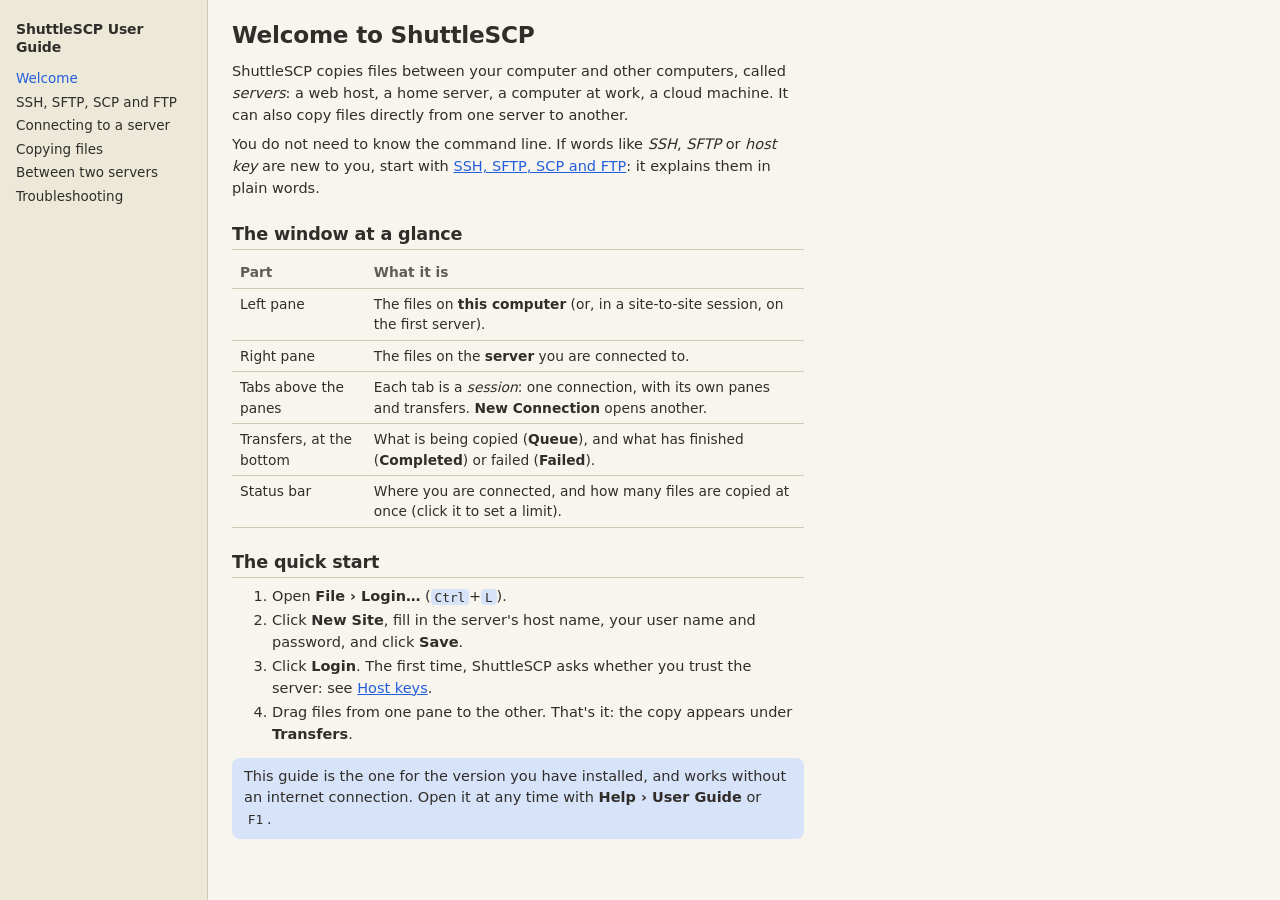
<file: docs/help/index.html>
<!DOCTYPE html>
<html lang="en">
<head>
<meta charset="utf-8">
<meta name="viewport" content="width=device-width, initial-scale=1">
<title>ShuttleSCP User Guide</title>
<link rel="stylesheet" href="style.css">
</head>
<body>
<div class="page">
<nav>
  <p class="title">ShuttleSCP User Guide</p>
  <ul>
    <li><a href="index.html" aria-current="page">Welcome</a></li>
    <li><a href="protocols.html">SSH, SFTP, SCP and FTP</a></li>
    <li><a href="connecting.html">Connecting to a server</a></li>
    <li><a href="transferring.html">Copying files</a></li>
    <li><a href="site-to-site.html">Between two servers</a></li>
    <li><a href="troubleshooting.html">Troubleshooting</a></li>
  </ul>
</nav>
<main>
<h1>Welcome to ShuttleSCP</h1>

<p>ShuttleSCP copies files between your computer and other computers, called
<em>servers</em>: a web host, a home server, a computer at work, a cloud machine. It can
also copy files directly from one server to another.</p>

<p>You do not need to know the command line. If words like <em>SSH</em>, <em>SFTP</em> or
<em>host key</em> are new to you, start with
<a href="protocols.html">SSH, SFTP, SCP and FTP</a>: it explains them in plain words.</p>

<h2>The window at a glance</h2>

<table>
  <tr><th>Part</th><th>What it is</th></tr>
  <tr><td>Left pane</td><td>The files on <strong>this computer</strong> (or, in a
    site-to-site session, on the first server).</td></tr>
  <tr><td>Right pane</td><td>The files on the <strong>server</strong> you are connected
    to.</td></tr>
  <tr><td>Tabs above the panes</td><td>Each tab is a <em>session</em>: one connection, with
    its own panes and transfers. <span class="ui">New Connection</span> opens another.</td></tr>
  <tr><td>Transfers, at the bottom</td><td>What is being copied (<span class="ui">Queue</span>),
    and what has finished (<span class="ui">Completed</span>) or failed
    (<span class="ui">Failed</span>).</td></tr>
  <tr><td>Status bar</td><td>Where you are connected, and how many files are copied at once
    (click it to set a limit).</td></tr>
</table>

<h2>The quick start</h2>

<ol>
  <li>Open <span class="ui">File › Login…</span> (<kbd>Ctrl</kbd>+<kbd>L</kbd>).</li>
  <li>Click <span class="ui">New Site</span>, fill in the server's host name, your user
    name and password, and click <span class="ui">Save</span>.</li>
  <li>Click <span class="ui">Login</span>. The first time, ShuttleSCP asks whether you trust
    the server: see <a href="connecting.html#host-keys">Host keys</a>.</li>
  <li>Drag files from one pane to the other. That's it: the copy appears under
    <span class="ui">Transfers</span>.</li>
</ol>

<p class="note">This guide is the one for the version you have installed, and works without
an internet connection. Open it at any time with <span class="ui">Help › User Guide</span>
or <kbd>F1</kbd>.</p>
</main>
</div>
</body>
</html>
</file>
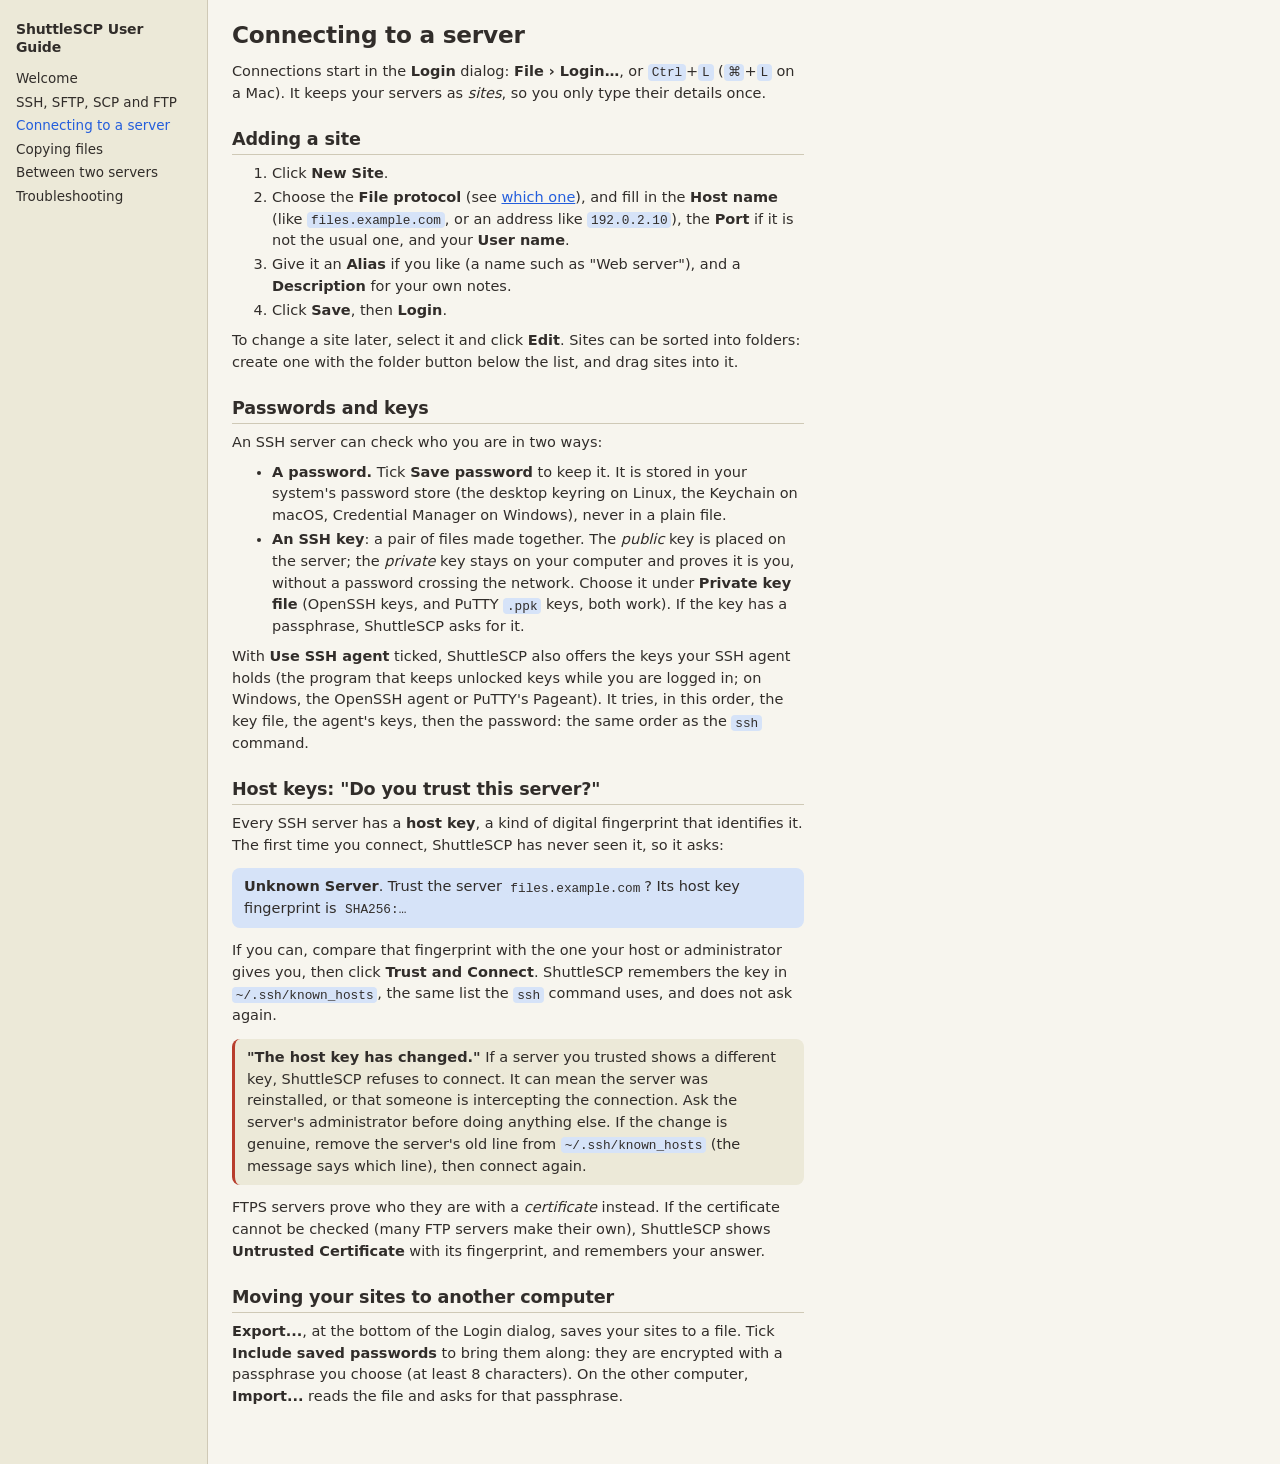
<file: docs/help/connecting.html>
<!DOCTYPE html>
<html lang="en">
<head>
<meta charset="utf-8">
<meta name="viewport" content="width=device-width, initial-scale=1">
<title>Connecting to a server · ShuttleSCP User Guide</title>
<link rel="stylesheet" href="style.css">
</head>
<body>
<div class="page">
<nav>
  <p class="title">ShuttleSCP User Guide</p>
  <ul>
    <li><a href="index.html">Welcome</a></li>
    <li><a href="protocols.html">SSH, SFTP, SCP and FTP</a></li>
    <li><a href="connecting.html" aria-current="page">Connecting to a server</a></li>
    <li><a href="transferring.html">Copying files</a></li>
    <li><a href="site-to-site.html">Between two servers</a></li>
    <li><a href="troubleshooting.html">Troubleshooting</a></li>
  </ul>
</nav>
<main>
<h1>Connecting to a server</h1>

<p>Connections start in the <span class="ui">Login</span> dialog: <span class="ui">File ›
Login…</span>, or <kbd>Ctrl</kbd>+<kbd>L</kbd> (<kbd>⌘</kbd>+<kbd>L</kbd> on a Mac). It
keeps your servers as <em>sites</em>, so you only type their details once.</p>

<h2 id="sites">Adding a site</h2>
<ol>
  <li>Click <span class="ui">New Site</span>.</li>
  <li>Choose the <span class="ui">File protocol</span> (see
    <a href="protocols.html">which one</a>), and fill in the <span class="ui">Host
    name</span> (like <code>files.example.com</code>, or an address like
    <code>192.0.2.10</code>), the <span class="ui">Port</span> if it is not the usual one,
    and your <span class="ui">User name</span>.</li>
  <li>Give it an <span class="ui">Alias</span> if you like (a name such as "Web server"),
    and a <span class="ui">Description</span> for your own notes.</li>
  <li>Click <span class="ui">Save</span>, then <span class="ui">Login</span>.</li>
</ol>
<p>To change a site later, select it and click <span class="ui">Edit</span>. Sites can be
sorted into folders: create one with the folder button below the list, and drag sites into
it.</p>

<h2 id="keys">Passwords and keys</h2>

<p>An SSH server can check who you are in two ways:</p>
<ul>
  <li><strong>A password.</strong> Tick <span class="ui">Save password</span> to keep it.
    It is stored in your system's password store (the desktop keyring on Linux, the
    Keychain on macOS, Credential Manager on Windows), never in a plain file.</li>
  <li><strong>An SSH key</strong>: a pair of files made together. The <em>public</em> key is
    placed on the server; the <em>private</em> key stays on your computer and proves it is
    you, without a password crossing the network. Choose it under <span class="ui">Private
    key file</span> (OpenSSH keys, and PuTTY <code>.ppk</code> keys, both work). If the key
    has a passphrase, ShuttleSCP asks for it.</li>
</ul>
<p>With <span class="ui">Use SSH agent</span> ticked, ShuttleSCP also offers the keys your
SSH agent holds (the program that keeps unlocked keys while you are logged in; on Windows,
the OpenSSH agent or PuTTY's Pageant). It tries, in this order, the key file, the agent's
keys, then the password: the same order as the <code>ssh</code> command.</p>

<h2 id="host-keys">Host keys: "Do you trust this server?"</h2>

<p>Every SSH server has a <strong>host key</strong>, a kind of digital fingerprint that
identifies it. The first time you connect, ShuttleSCP has never seen it, so it asks:</p>
<p class="note"><span class="ui">Unknown Server</span>. Trust the server
<code>files.example.com</code>? Its host key fingerprint is
<code>SHA256:…</code></p>
<p>If you can, compare that fingerprint with the one your host or administrator gives you,
then click <span class="ui">Trust and Connect</span>. ShuttleSCP remembers the key in
<code>~/.ssh/known_hosts</code>, the same list the <code>ssh</code> command uses, and does
not ask again.</p>

<div class="warn"><strong>"The host key has changed."</strong> If a server you trusted shows a
different key, ShuttleSCP refuses to connect. It can mean the server was reinstalled, or
that someone is intercepting the connection. Ask the server's administrator before doing
anything else. If the change is genuine, remove the server's old line from
<code>~/.ssh/known_hosts</code> (the message says which line), then connect again.</div>

<p>FTPS servers prove who they are with a <em>certificate</em> instead. If the certificate
cannot be checked (many FTP servers make their own), ShuttleSCP shows <span
class="ui">Untrusted Certificate</span> with its fingerprint, and remembers your answer.</p>

<h2 id="import-export">Moving your sites to another computer</h2>
<p><span class="ui">Export...</span>, at the bottom of the Login dialog, saves your sites to
a file. Tick <span class="ui">Include saved passwords</span> to bring them along: they are
encrypted with a passphrase you choose (at least 8 characters). On the other computer,
<span class="ui">Import...</span> reads the file and asks for that passphrase.</p>
</main>
</div>
</body>
</html>
</file>
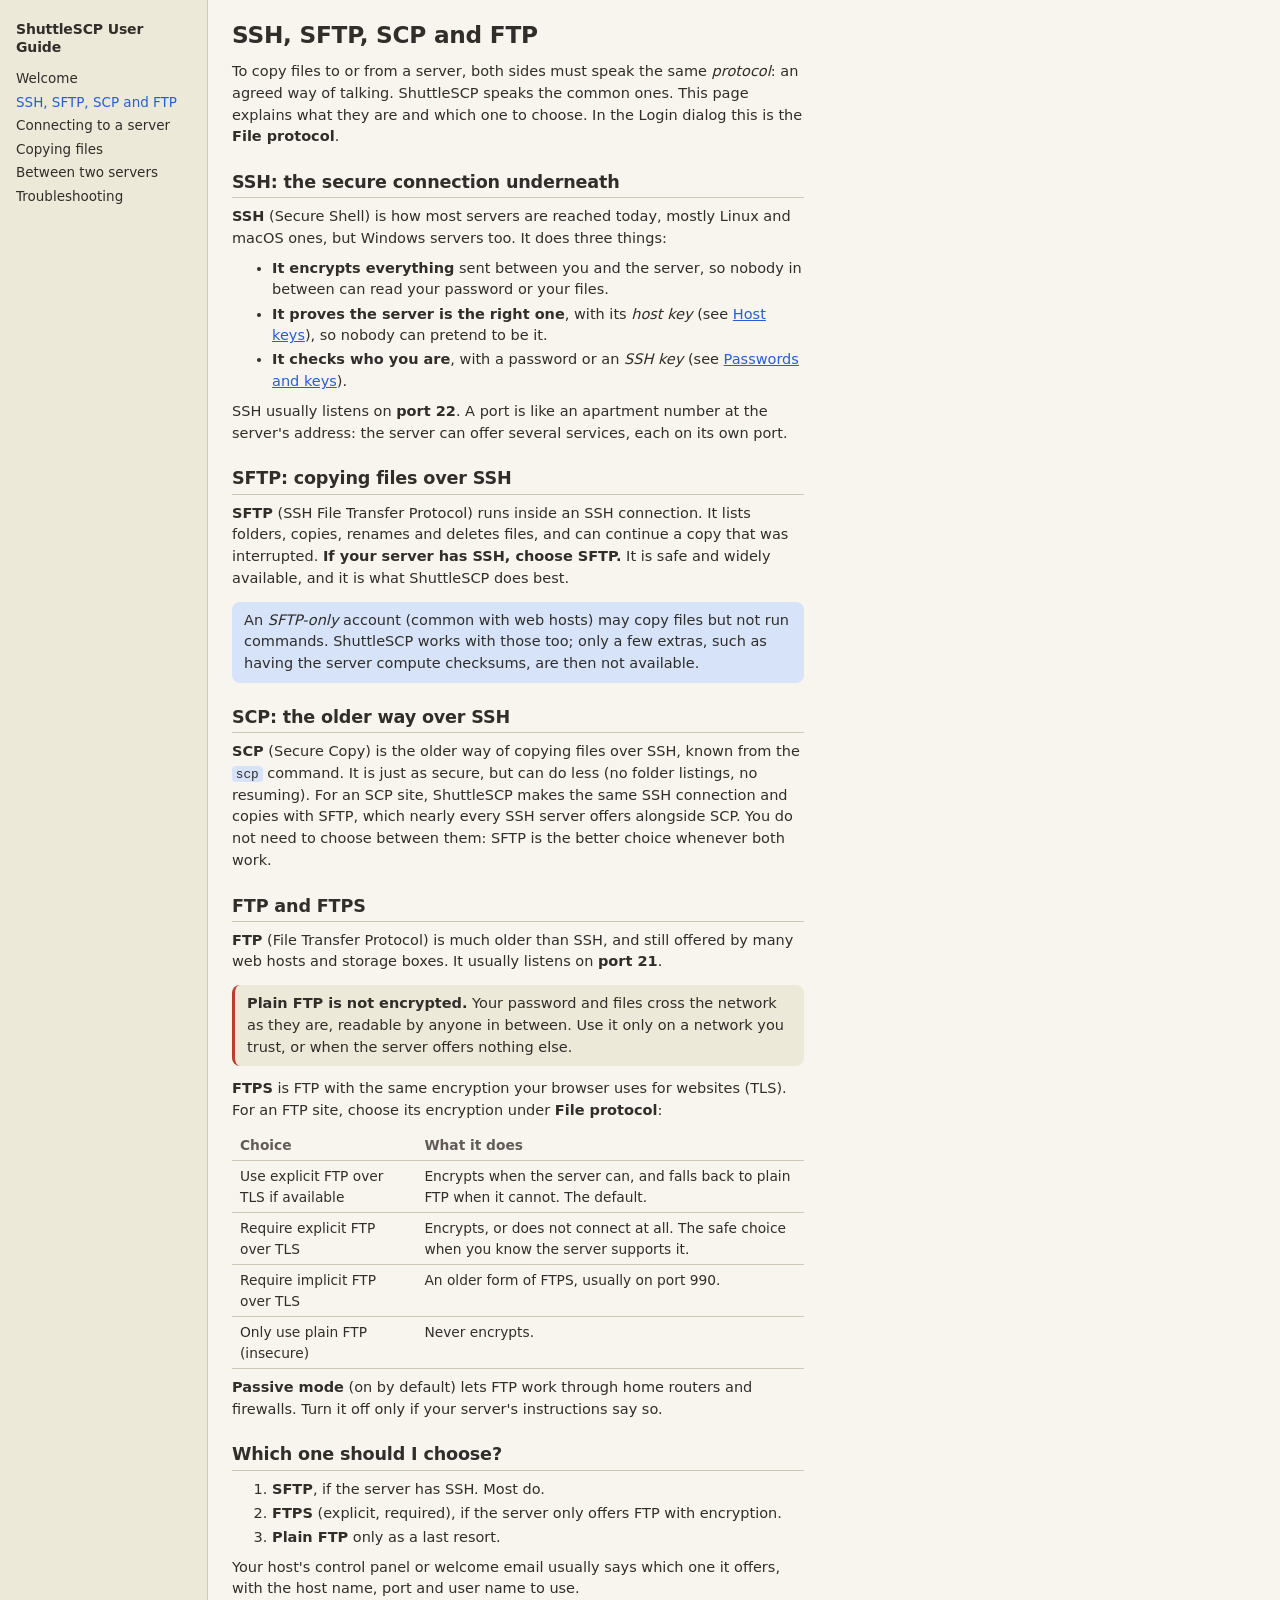
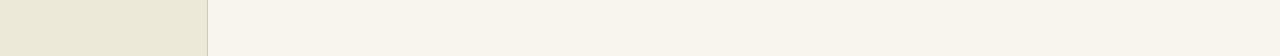
<file: docs/help/protocols.html>
<!DOCTYPE html>
<html lang="en">
<head>
<meta charset="utf-8">
<meta name="viewport" content="width=device-width, initial-scale=1">
<title>SSH, SFTP, SCP and FTP · ShuttleSCP User Guide</title>
<link rel="stylesheet" href="style.css">
</head>
<body>
<div class="page">
<nav>
  <p class="title">ShuttleSCP User Guide</p>
  <ul>
    <li><a href="index.html">Welcome</a></li>
    <li><a href="protocols.html" aria-current="page">SSH, SFTP, SCP and FTP</a></li>
    <li><a href="connecting.html">Connecting to a server</a></li>
    <li><a href="transferring.html">Copying files</a></li>
    <li><a href="site-to-site.html">Between two servers</a></li>
    <li><a href="troubleshooting.html">Troubleshooting</a></li>
  </ul>
</nav>
<main>
<h1>SSH, SFTP, SCP and FTP</h1>

<p>To copy files to or from a server, both sides must speak the same <em>protocol</em>: an
agreed way of talking. ShuttleSCP speaks the common ones. This page explains what they are
and which one to choose. In the Login dialog this is the <span class="ui">File protocol</span>.</p>

<h2>SSH: the secure connection underneath</h2>

<p><strong>SSH</strong> (Secure Shell) is how most servers are reached today, mostly Linux
and macOS ones, but Windows servers too. It does three things:</p>
<ul>
  <li><strong>It encrypts everything</strong> sent between you and the server, so nobody in
    between can read your password or your files.</li>
  <li><strong>It proves the server is the right one</strong>, with its <em>host key</em> (see
    <a href="connecting.html#host-keys">Host keys</a>), so nobody can pretend to be it.</li>
  <li><strong>It checks who you are</strong>, with a password or an <em>SSH key</em> (see
    <a href="connecting.html#keys">Passwords and keys</a>).</li>
</ul>
<p>SSH usually listens on <strong>port 22</strong>. A port is like an apartment number at
the server's address: the server can offer several services, each on its own port.</p>

<h2>SFTP: copying files over SSH</h2>

<p><strong>SFTP</strong> (SSH File Transfer Protocol) runs inside an SSH connection. It lists
folders, copies, renames and deletes files, and can continue a copy that was interrupted.
<strong>If your server has SSH, choose SFTP.</strong> It is safe and widely available, and it
is what ShuttleSCP does best.</p>

<p class="note">An <em>SFTP-only</em> account (common with web hosts) may copy files but not
run commands. ShuttleSCP works with those too; only a few extras, such as having the server
compute checksums, are then not available.</p>

<h2>SCP: the older way over SSH</h2>

<p><strong>SCP</strong> (Secure Copy) is the older way of copying files over SSH, known from
the <code>scp</code> command. It is just as secure, but can do less (no folder listings, no
resuming). For an SCP site, ShuttleSCP makes the same SSH connection and copies with SFTP,
which nearly every SSH server offers alongside SCP. You do not need to choose between them:
SFTP is the better choice whenever both work.</p>

<h2>FTP and FTPS</h2>

<p><strong>FTP</strong> (File Transfer Protocol) is much older than SSH, and still offered by
many web hosts and storage boxes. It usually listens on <strong>port 21</strong>.</p>

<div class="warn"><strong>Plain FTP is not encrypted.</strong> Your password and files cross
the network as they are, readable by anyone in between. Use it only on a network you trust,
or when the server offers nothing else.</div>

<p><strong>FTPS</strong> is FTP with the same encryption your browser uses for websites
(TLS). For an FTP site, choose its encryption under <span class="ui">File protocol</span>:</p>
<table>
  <tr><th>Choice</th><th>What it does</th></tr>
  <tr><td>Use explicit FTP over TLS if available</td><td>Encrypts when the server can, and
    falls back to plain FTP when it cannot. The default.</td></tr>
  <tr><td>Require explicit FTP over TLS</td><td>Encrypts, or does not connect at all. The
    safe choice when you know the server supports it.</td></tr>
  <tr><td>Require implicit FTP over TLS</td><td>An older form of FTPS, usually on port
    990.</td></tr>
  <tr><td>Only use plain FTP (insecure)</td><td>Never encrypts.</td></tr>
</table>
<p><span class="ui">Passive mode</span> (on by default) lets FTP work through home routers and
firewalls. Turn it off only if your server's instructions say so.</p>

<h2>Which one should I choose?</h2>
<ol>
  <li><strong>SFTP</strong>, if the server has SSH. Most do.</li>
  <li><strong>FTPS</strong> (explicit, required), if the server only offers FTP with
    encryption.</li>
  <li><strong>Plain FTP</strong> only as a last resort.</li>
</ol>
<p>Your host's control panel or welcome email usually says which one it offers, with the host
name, port and user name to use.</p>
</main>
</div>
</body>
</html>
</file>
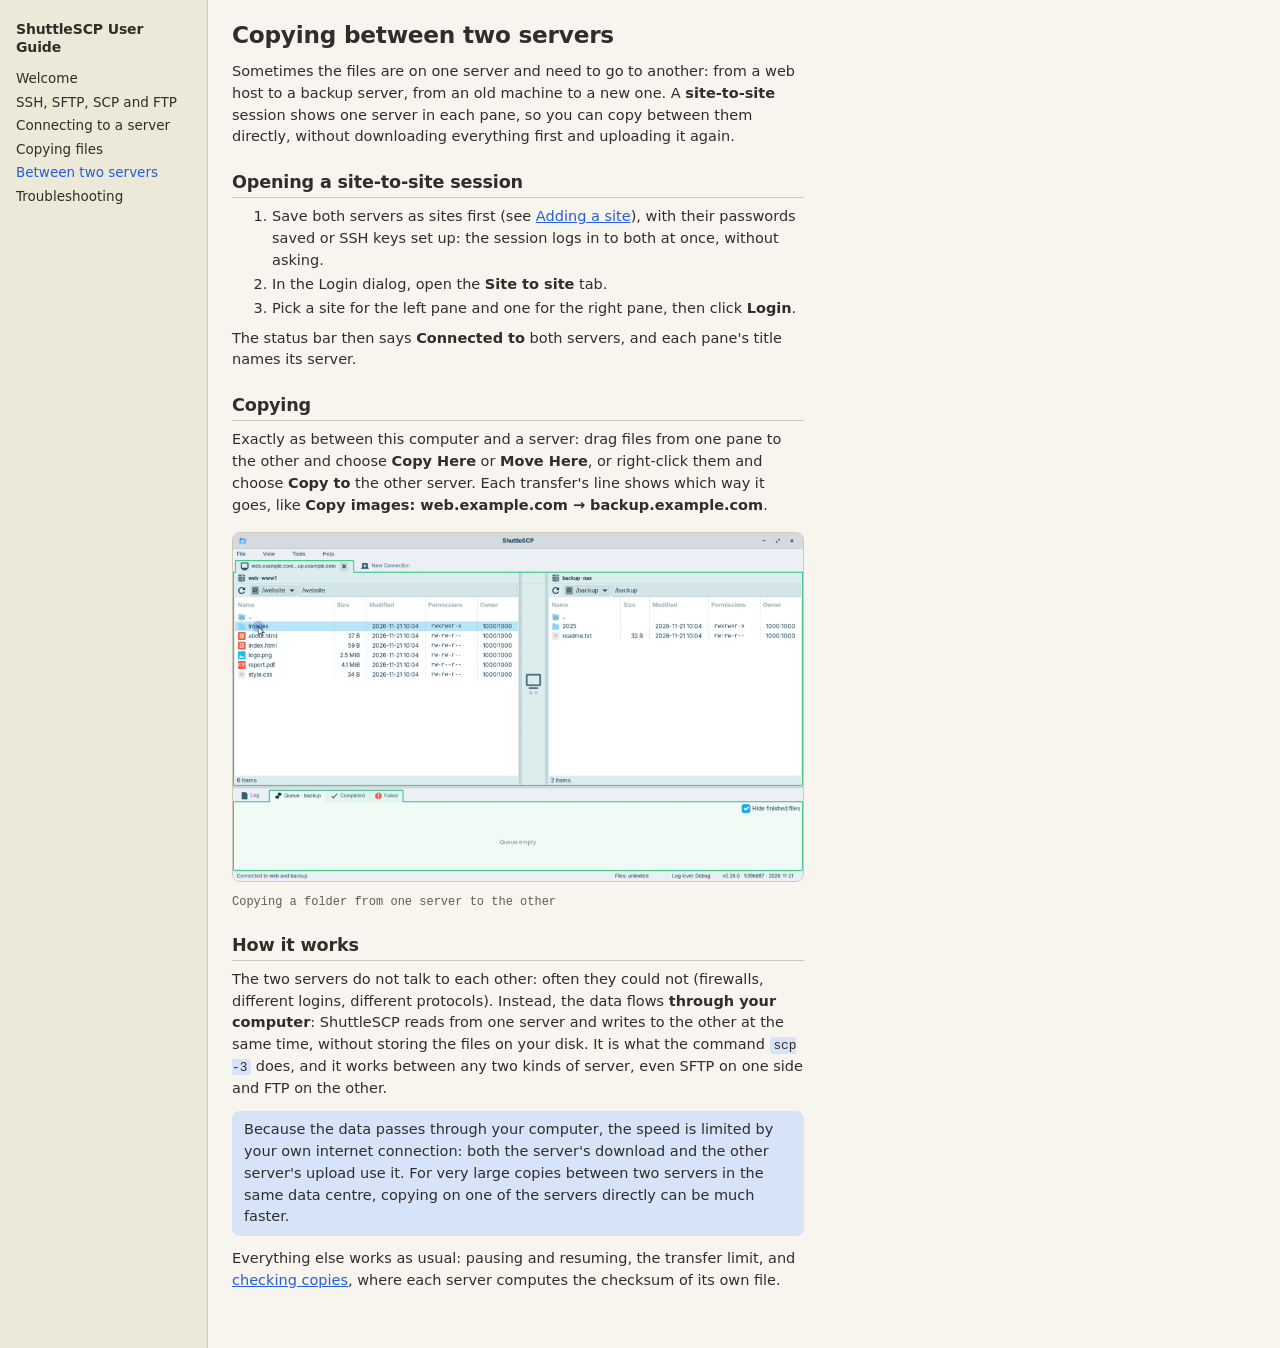
<file: docs/help/site-to-site.html>
<!DOCTYPE html>
<html lang="en">
<head>
<meta charset="utf-8">
<meta name="viewport" content="width=device-width, initial-scale=1">
<title>Between two servers · ShuttleSCP User Guide</title>
<link rel="stylesheet" href="style.css">
</head>
<body>
<div class="page">
<nav>
  <p class="title">ShuttleSCP User Guide</p>
  <ul>
    <li><a href="index.html">Welcome</a></li>
    <li><a href="protocols.html">SSH, SFTP, SCP and FTP</a></li>
    <li><a href="connecting.html">Connecting to a server</a></li>
    <li><a href="transferring.html">Copying files</a></li>
    <li><a href="site-to-site.html" aria-current="page">Between two servers</a></li>
    <li><a href="troubleshooting.html">Troubleshooting</a></li>
  </ul>
</nav>
<main>
<h1>Copying between two servers</h1>

<p>Sometimes the files are on one server and need to go to another: from a web host to a
backup server, from an old machine to a new one. A <strong>site-to-site</strong> session
shows one server in each pane, so you can copy between them directly, without downloading
everything first and uploading it again.</p>

<h2>Opening a site-to-site session</h2>
<ol>
  <li>Save both servers as sites first (see <a href="connecting.html#sites">Adding a
    site</a>), with their passwords saved or SSH keys set up: the session logs in to both
    at once, without asking.</li>
  <li>In the Login dialog, open the <span class="ui">Site to site</span> tab.</li>
  <li>Pick a site for the left pane and one for the right pane, then click <span
    class="ui">Login</span>.</li>
</ol>
<p>The status bar then says <span class="ui">Connected to</span> both servers, and each
pane's title names its server.</p>

<h2>Copying</h2>
<p>Exactly as between this computer and a server: drag files from one pane to the other and
choose <span class="ui">Copy Here</span> or <span class="ui">Move Here</span>, or right-click
them and choose <span class="ui">Copy to</span> the other server. Each transfer's line shows
which way it goes, like <span class="ui">Copy images: web.example.com → backup.example.com</span>.</p>
<figure>
  <img src="clips/site-to-site.gif" width="960" height="586" alt="The images folder is
  dragged from the web server to the backup server and copied through this computer; its
  files show as verified.">
  <figcaption>Copying a folder from one server to the other</figcaption>
</figure>

<h2>How it works</h2>
<p>The two servers do not talk to each other: often they could not (firewalls, different
logins, different protocols). Instead, the data flows <strong>through your computer</strong>:
ShuttleSCP reads from one server and writes to the other at the same time, without storing
the files on your disk. It is what the command <code>scp -3</code> does, and it works between
any two kinds of server, even SFTP on one side and FTP on the other.</p>
<p class="note">Because the data passes through your computer, the speed is limited by your
own internet connection: both the server's download and the other server's upload use it.
For very large copies between two servers in the same data centre, copying on one of the
servers directly can be much faster.</p>

<p>Everything else works as usual: pausing and resuming, the transfer limit, and <a
href="transferring.html#verify">checking copies</a>, where each server computes the checksum
of its own file.</p>
</main>
</div>
</body>
</html>
</file>
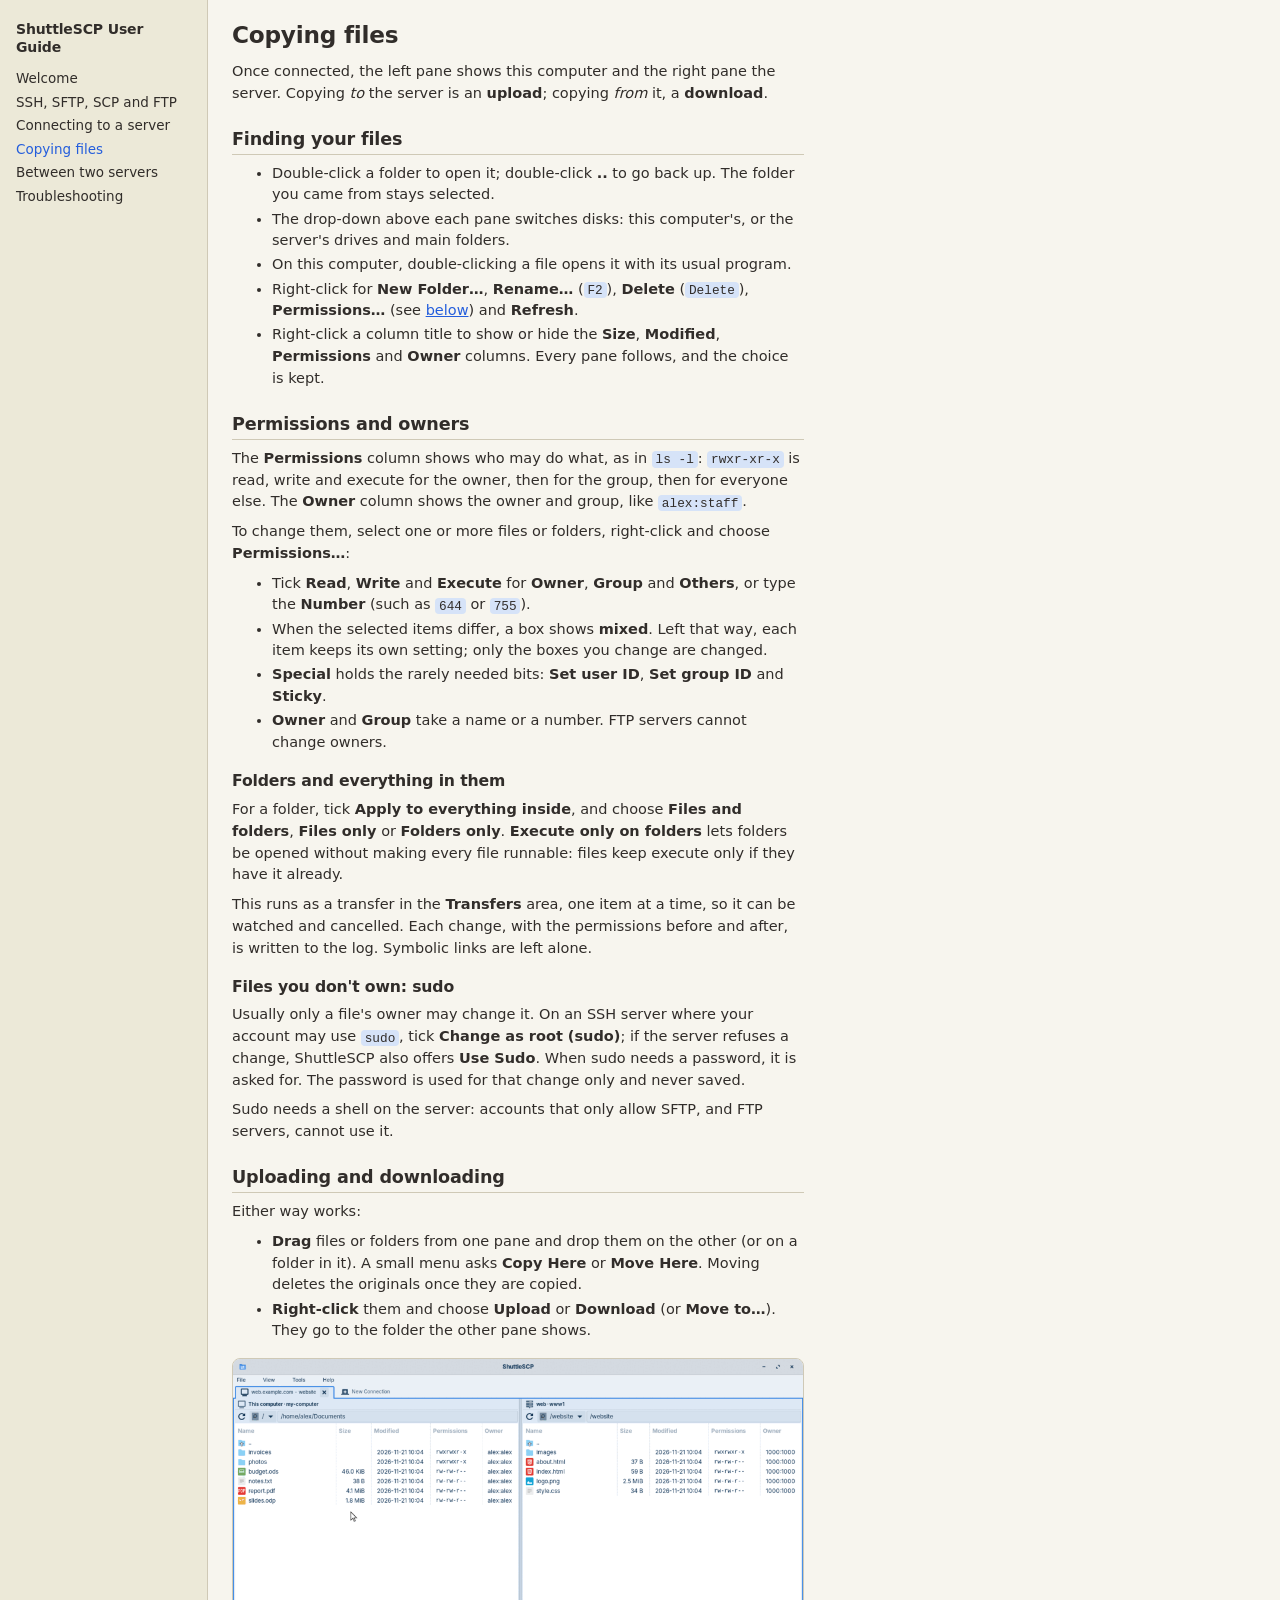
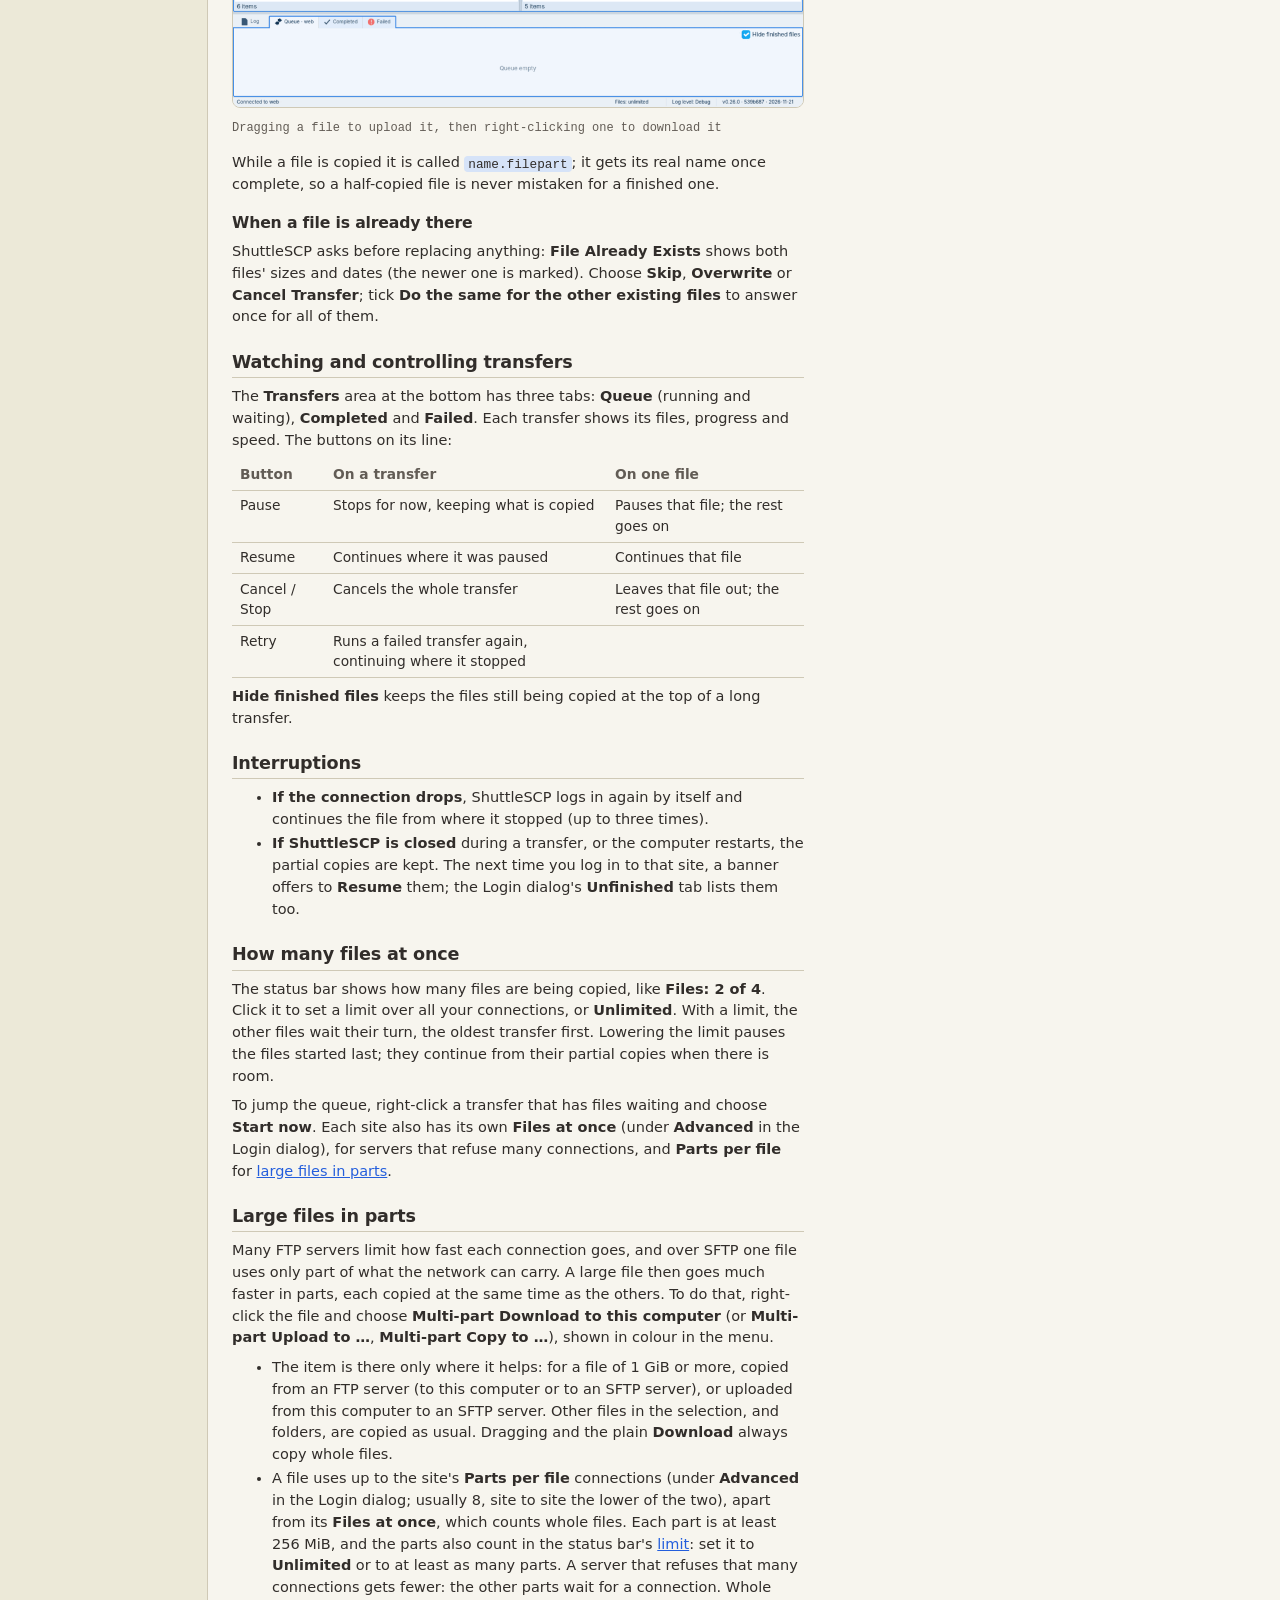
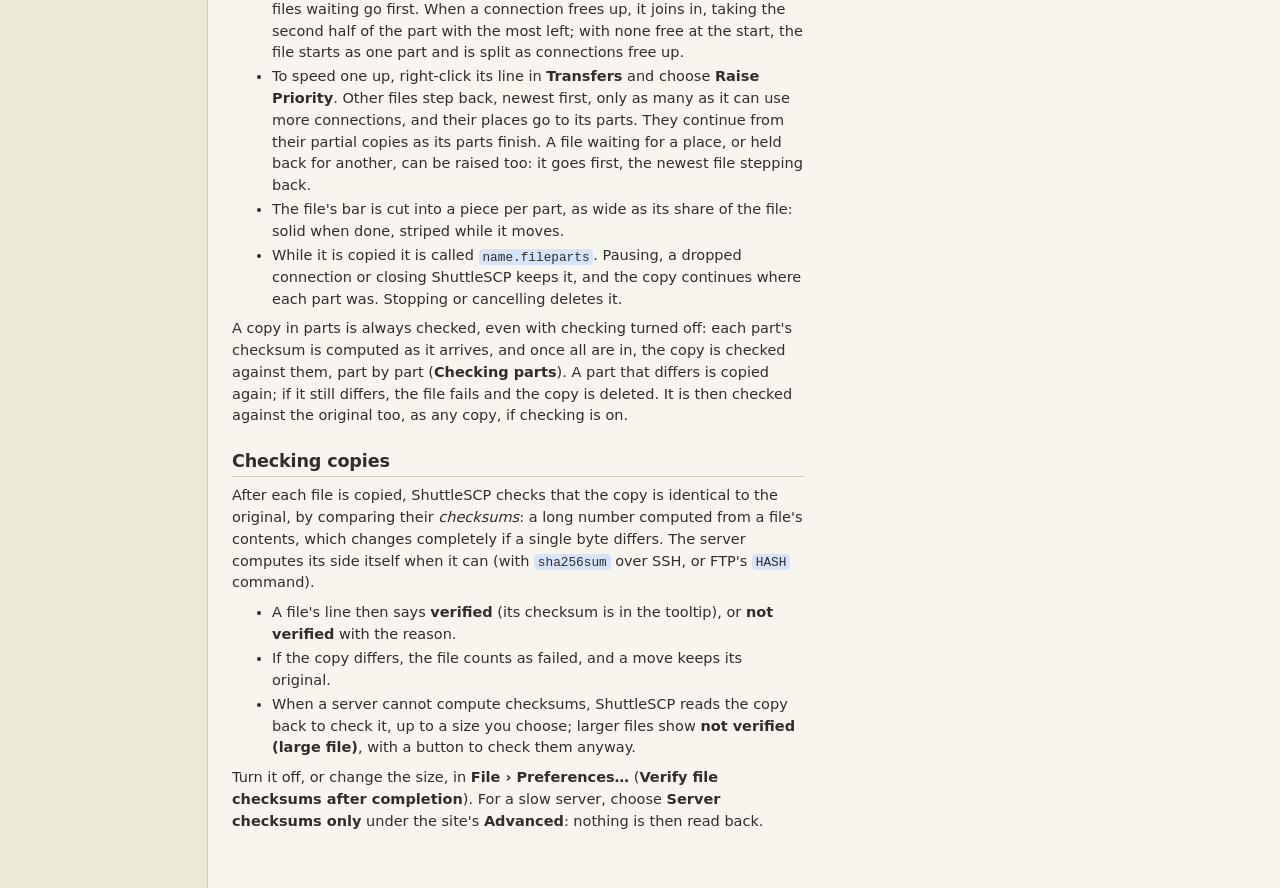
<file: docs/help/transferring.html>
<!DOCTYPE html>
<html lang="en">
<head>
<meta charset="utf-8">
<meta name="viewport" content="width=device-width, initial-scale=1">
<title>Copying files · ShuttleSCP User Guide</title>
<link rel="stylesheet" href="style.css">
</head>
<body>
<div class="page">
<nav>
  <p class="title">ShuttleSCP User Guide</p>
  <ul>
    <li><a href="index.html">Welcome</a></li>
    <li><a href="protocols.html">SSH, SFTP, SCP and FTP</a></li>
    <li><a href="connecting.html">Connecting to a server</a></li>
    <li><a href="transferring.html" aria-current="page">Copying files</a></li>
    <li><a href="site-to-site.html">Between two servers</a></li>
    <li><a href="troubleshooting.html">Troubleshooting</a></li>
  </ul>
</nav>
<main>
<h1>Copying files</h1>

<p>Once connected, the left pane shows this computer and the right pane the server. Copying
<em>to</em> the server is an <strong>upload</strong>; copying <em>from</em> it, a
<strong>download</strong>.</p>

<h2 id="browsing">Finding your files</h2>
<ul>
  <li>Double-click a folder to open it; double-click <span class="ui">..</span> to go back
    up. The folder you came from stays selected.</li>
  <li>The drop-down above each pane switches disks: this computer's, or the server's
    drives and main folders.</li>
  <li>On this computer, double-clicking a file opens it with its usual program.</li>
  <li>Right-click for <span class="ui">New Folder…</span>, <span class="ui">Rename…</span>
    (<kbd>F2</kbd>), <span class="ui">Delete</span> (<kbd>Delete</kbd>), <span
    class="ui">Permissions…</span> (see <a href="#permissions">below</a>) and <span
    class="ui">Refresh</span>.</li>
  <li>Right-click a column title to show or hide the <span class="ui">Size</span>, <span
    class="ui">Modified</span>, <span class="ui">Permissions</span> and <span
    class="ui">Owner</span> columns. Every pane follows, and the choice is kept.</li>
</ul>

<h2 id="permissions">Permissions and owners</h2>
<p>The <span class="ui">Permissions</span> column shows who may do what, as in <code>ls
-l</code>: <code>rwxr-xr-x</code> is read, write and execute for the owner, then for the
group, then for everyone else. The <span class="ui">Owner</span> column shows the owner and
group, like <code>alex:staff</code>.</p>
<p>To change them, select one or more files or folders, right-click and choose <span
class="ui">Permissions…</span>:</p>
<ul>
  <li>Tick <span class="ui">Read</span>, <span class="ui">Write</span> and <span
    class="ui">Execute</span> for <span class="ui">Owner</span>, <span
    class="ui">Group</span> and <span class="ui">Others</span>, or type the <span
    class="ui">Number</span> (such as <code>644</code> or <code>755</code>).</li>
  <li>When the selected items differ, a box shows <span class="ui">mixed</span>. Left that
    way, each item keeps its own setting; only the boxes you change are changed.</li>
  <li><span class="ui">Special</span> holds the rarely needed bits: <span class="ui">Set user
    ID</span>, <span class="ui">Set group ID</span> and <span class="ui">Sticky</span>.</li>
  <li><span class="ui">Owner</span> and <span class="ui">Group</span> take a name or a
    number. FTP servers cannot change owners.</li>
</ul>

<h3 id="permissions-inside">Folders and everything in them</h3>
<p>For a folder, tick <span class="ui">Apply to everything inside</span>, and choose <span
class="ui">Files and folders</span>, <span class="ui">Files only</span> or <span
class="ui">Folders only</span>. <span class="ui">Execute only on folders</span> lets folders
be opened without making every file runnable: files keep execute only if they have it
already.</p>
<p>This runs as a transfer in the <span class="ui">Transfers</span> area, one item at a
time, so it can be watched and cancelled. Each change, with the permissions before and
after, is written to the log. Symbolic links are left alone.</p>

<h3 id="sudo">Files you don't own: sudo</h3>
<p>Usually only a file's owner may change it. On an SSH server where your account may use
<code>sudo</code>, tick <span class="ui">Change as root (sudo)</span>; if the server refuses
a change, ShuttleSCP also offers <span class="ui">Use Sudo</span>. When sudo needs a
password, it is asked for. The password is used for that change only and never saved.</p>
<p>Sudo needs a shell on the server: accounts that only allow SFTP, and FTP servers,
cannot use it.</p>

<h2 id="copying">Uploading and downloading</h2>
<p>Either way works:</p>
<ul>
  <li><strong>Drag</strong> files or folders from one pane and drop them on the other (or on
    a folder in it). A small menu asks <span class="ui">Copy Here</span> or <span
    class="ui">Move Here</span>. Moving deletes the originals once they are copied.</li>
  <li><strong>Right-click</strong> them and choose <span class="ui">Upload</span> or
    <span class="ui">Download</span> (or <span class="ui">Move to…</span>). They go to the
    folder the other pane shows.</li>
</ul>
<figure>
  <img src="clips/upload-download.gif" width="960" height="586" alt="report.pdf is dragged
  from this computer to the server and copied; then logo.png is downloaded from the
  server with a right-click. The finished transfers show their files as verified.">
  <figcaption>Dragging a file to upload it, then right-clicking one to download it</figcaption>
</figure>

<p>While a file is copied it is called <code>name.filepart</code>; it gets its real name once
complete, so a half-copied file is never mistaken for a finished one.</p>

<h3 id="conflicts">When a file is already there</h3>
<p>ShuttleSCP asks before replacing anything: <span class="ui">File Already Exists</span>
shows both files' sizes and dates (the newer one is marked). Choose <span
class="ui">Skip</span>, <span class="ui">Overwrite</span> or <span class="ui">Cancel
Transfer</span>; tick <span class="ui">Do the same for the other existing files</span> to
answer once for all of them.</p>

<h2 id="transfers">Watching and controlling transfers</h2>
<p>The <span class="ui">Transfers</span> area at the bottom has three tabs:
<span class="ui">Queue</span> (running and waiting), <span class="ui">Completed</span> and
<span class="ui">Failed</span>. Each transfer shows its files, progress and speed. The
buttons on its line:</p>
<table>
  <tr><th>Button</th><th>On a transfer</th><th>On one file</th></tr>
  <tr><td>Pause</td><td>Stops for now, keeping what is copied</td><td>Pauses that file;
    the rest goes on</td></tr>
  <tr><td>Resume</td><td>Continues where it was paused</td><td>Continues that file</td></tr>
  <tr><td>Cancel / Stop</td><td>Cancels the whole transfer</td><td>Leaves that file out;
    the rest goes on</td></tr>
  <tr><td>Retry</td><td>Runs a failed transfer again, continuing where it stopped</td>
    <td></td></tr>
</table>
<p><span class="ui">Hide finished files</span> keeps the files still being copied at the top
of a long transfer.</p>

<h2 id="interruptions">Interruptions</h2>
<ul>
  <li><strong>If the connection drops</strong>, ShuttleSCP logs in again by itself and
    continues the file from where it stopped (up to three times).</li>
  <li><strong>If ShuttleSCP is closed</strong> during a transfer, or the computer restarts,
    the partial copies are kept. The next time you log in to that site, a banner offers to
    <span class="ui">Resume</span> them; the Login dialog's <span
    class="ui">Unfinished</span> tab lists them too.</li>
</ul>

<h2 id="limit">How many files at once</h2>
<p>The status bar shows how many files are being copied, like <span class="ui">Files: 2 of
4</span>. Click it to set a limit over all your connections, or <span
class="ui">Unlimited</span>. With a limit, the other files wait their turn, the oldest
transfer first. Lowering the limit pauses the files started last; they continue from their
partial copies when there is room.</p>
<p>To jump the queue, right-click a transfer that has files waiting and choose <span
class="ui">Start now</span>. Each site also has its own <span class="ui">Files at
once</span> (under <span class="ui">Advanced</span> in the Login dialog), for servers that
refuse many connections, and <span class="ui">Parts per file</span> for <a
href="#parts">large files in parts</a>.</p>

<h2 id="parts">Large files in parts</h2>
<p>Many FTP servers limit how fast each connection goes, and over SFTP one file uses only
part of what the network can carry. A large file then goes much faster in parts, each
copied at the same time as the others. To do that, right-click the file and choose <span
class="ui">Multi-part Download to this computer</span> (or <span class="ui">Multi-part
Upload to …</span>, <span class="ui">Multi-part Copy to …</span>), shown in colour in the
menu.</p>
<ul>
  <li>The item is there only where it helps: for a file of 1&nbsp;GiB or more, copied from
    an FTP server (to this computer or to an SFTP server), or uploaded from this computer to
    an SFTP server. Other files in the selection, and
    folders, are copied as usual. Dragging and the plain <span class="ui">Download</span>
    always copy whole files.</li>
  <li>A file uses up to the site's <span class="ui">Parts per file</span> connections
    (under <span class="ui">Advanced</span> in the Login dialog; usually 8, site to site the
    lower of the two), apart from its <span class="ui">Files at once</span>, which counts
    whole files. Each part is at least 256&nbsp;MiB, and the parts also count in the
    status bar's <a href="#limit">limit</a>: set it to <span class="ui">Unlimited</span> or
    to at least as many parts. A server that refuses that many connections gets fewer:
    the other parts wait for a connection. Whole files waiting go first. When a connection frees up, it joins in, taking the second
    half of the part with the most left; with none free at the start, the file starts as
    one part and is split as connections free up.</li>
  <li>To speed one up, right-click its line in <span class="ui">Transfers</span> and choose
    <span class="ui">Raise Priority</span>. Other files step back, newest first, only as
    many as it can use more connections, and their places go to its parts. They continue
    from their partial copies as its parts finish. A file waiting for a place, or held
    back for another, can be raised too: it goes first, the newest file stepping back.</li>
  <li>The file's bar is cut into a piece per part, as wide as its share of the file: solid
    when done, striped while it moves.</li>
  <li>While it is copied it is called <code>name.fileparts</code>. Pausing, a dropped
    connection or closing ShuttleSCP keeps it, and the copy continues where each part was.
    Stopping or cancelling deletes it.</li>
</ul>
<p>A copy in parts is always checked, even with checking turned off: each part's checksum is
computed as it arrives, and once all are in, the copy is checked against them, part by part
(<span class="ui">Checking parts</span>). A part that differs is copied again; if it still
differs, the file fails and the copy is deleted. It is then checked against the original
too, as any copy, if checking is on.</p>

<h2 id="verify">Checking copies</h2>
<p>After each file is copied, ShuttleSCP checks that the copy is identical to the original,
by comparing their <em>checksums</em>: a long number computed from a file's contents, which
changes completely if a single byte differs. The server computes its side itself when it
can (with <code>sha256sum</code> over SSH, or FTP's <code>HASH</code> command).</p>
<ul>
  <li>A file's line then says <span class="ui">verified</span> (its checksum is in the
    tooltip), or <span class="ui">not verified</span> with the reason.</li>
  <li>If the copy differs, the file counts as failed, and a move keeps its original.</li>
  <li>When a server cannot compute checksums, ShuttleSCP reads the copy back to check it, up
    to a size you choose; larger files show <span class="ui">not verified (large
    file)</span>, with a button to check them anyway.</li>
</ul>
<p>Turn it off, or change the size, in <span class="ui">File › Preferences…</span> (<span
class="ui">Verify file checksums after completion</span>). For a slow server, choose
<span class="ui">Server checksums only</span> under the site's <span
class="ui">Advanced</span>: nothing is then read back.</p>
</main>
</div>
</body>
</html>
</file>
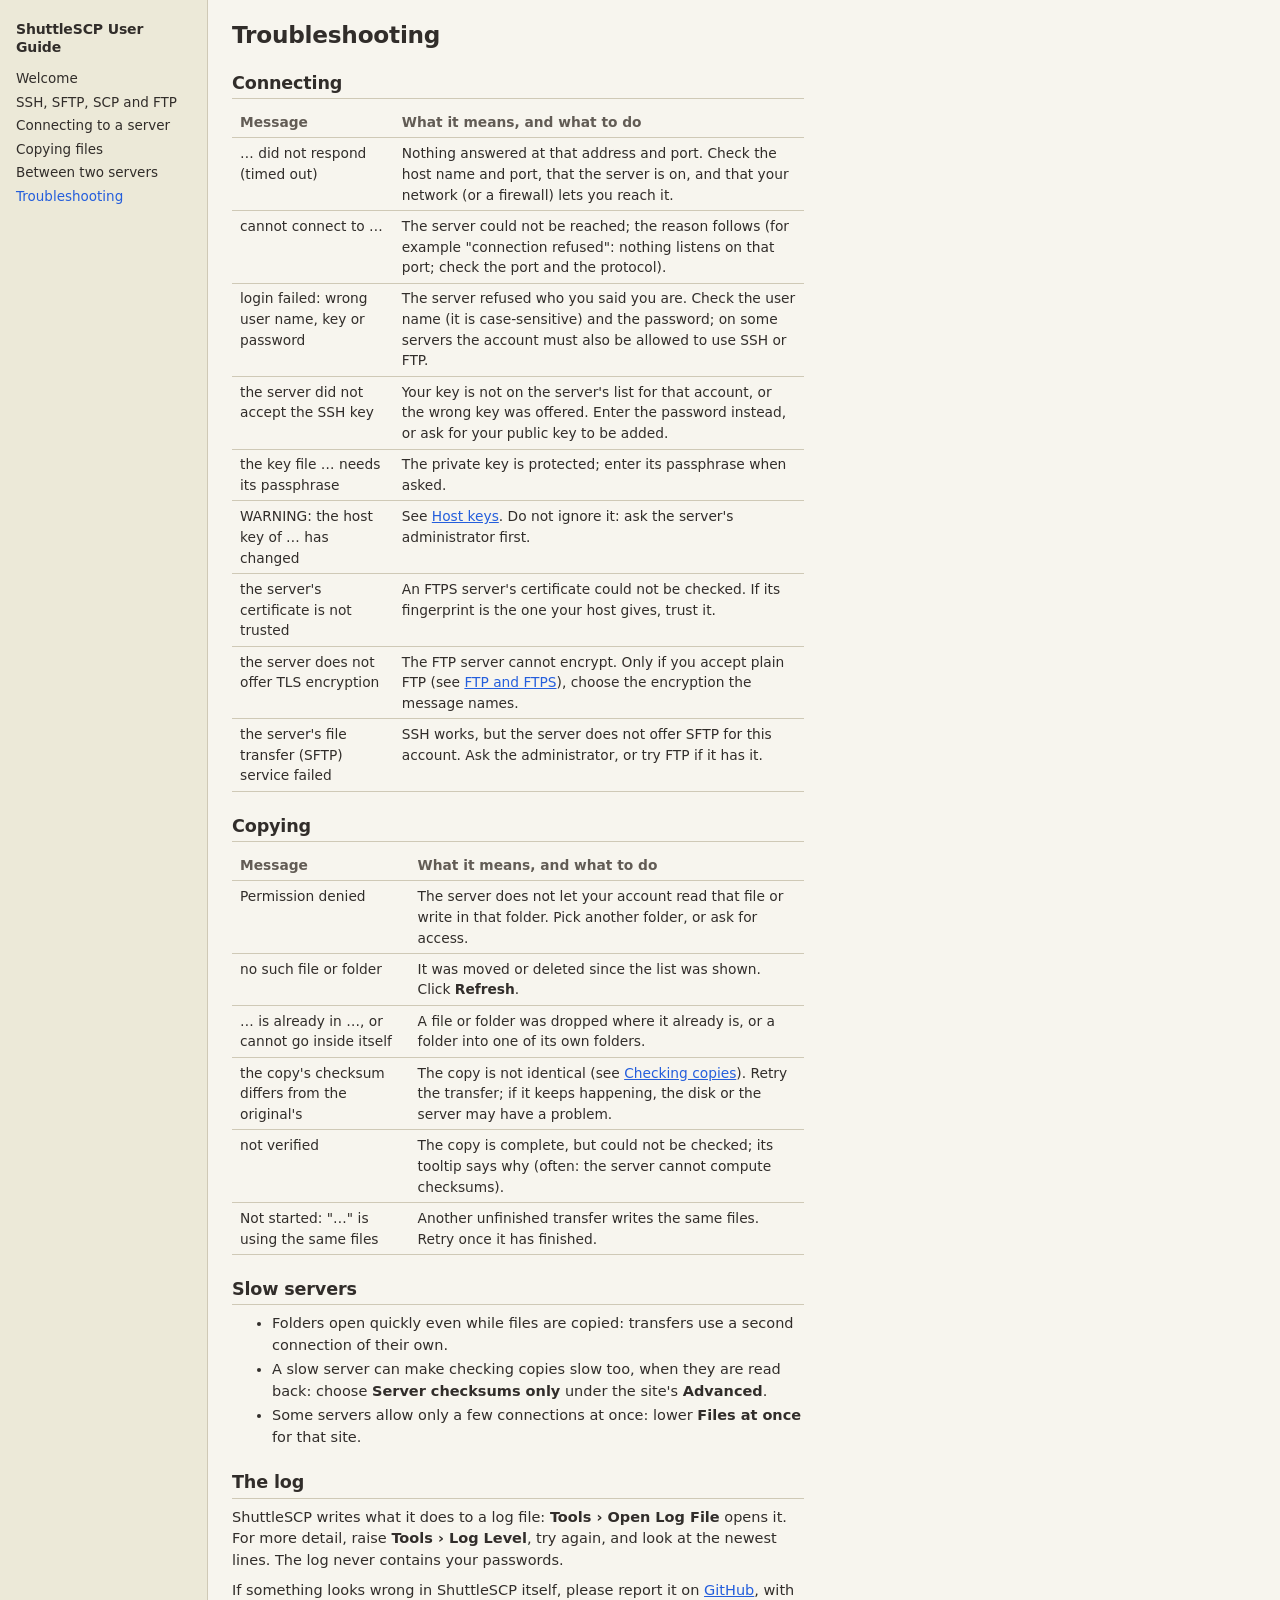
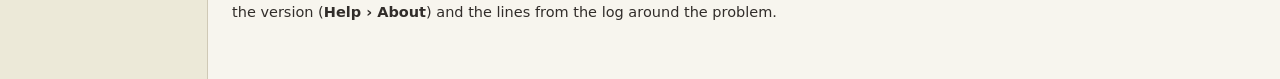
<file: docs/help/troubleshooting.html>
<!DOCTYPE html>
<html lang="en">
<head>
<meta charset="utf-8">
<meta name="viewport" content="width=device-width, initial-scale=1">
<title>Troubleshooting · ShuttleSCP User Guide</title>
<link rel="stylesheet" href="style.css">
</head>
<body>
<div class="page">
<nav>
  <p class="title">ShuttleSCP User Guide</p>
  <ul>
    <li><a href="index.html">Welcome</a></li>
    <li><a href="protocols.html">SSH, SFTP, SCP and FTP</a></li>
    <li><a href="connecting.html">Connecting to a server</a></li>
    <li><a href="transferring.html">Copying files</a></li>
    <li><a href="site-to-site.html">Between two servers</a></li>
    <li><a href="troubleshooting.html" aria-current="page">Troubleshooting</a></li>
  </ul>
</nav>
<main>
<h1>Troubleshooting</h1>

<h2>Connecting</h2>
<table>
  <tr><th>Message</th><th>What it means, and what to do</th></tr>
  <tr><td>… did not respond (timed out)</td><td>Nothing answered at that address and port.
    Check the host name and port, that the server is on, and that your network (or a
    firewall) lets you reach it.</td></tr>
  <tr><td>cannot connect to …</td><td>The server could not be reached; the reason follows
    (for example "connection refused": nothing listens on that port; check the port and the
    protocol).</td></tr>
  <tr><td>login failed: wrong user name, key or password</td><td>The server refused who you
    said you are. Check the user name (it is case-sensitive) and the password; on some
    servers the account must also be allowed to use SSH or FTP.</td></tr>
  <tr><td>the server did not accept the SSH key</td><td>Your key is not on the server's list
    for that account, or the wrong key was offered. Enter the password instead, or ask for
    your public key to be added.</td></tr>
  <tr><td>the key file … needs its passphrase</td><td>The private key is protected; enter its
    passphrase when asked.</td></tr>
  <tr><td>WARNING: the host key of … has changed</td><td>See <a
    href="connecting.html#host-keys">Host keys</a>. Do not ignore it: ask the server's
    administrator first.</td></tr>
  <tr><td>the server's certificate is not trusted</td><td>An FTPS server's certificate could
    not be checked. If its fingerprint is the one your host gives, trust it.</td></tr>
  <tr><td>the server does not offer TLS encryption</td><td>The FTP server cannot encrypt. Only
    if you accept plain FTP (see <a href="protocols.html">FTP and FTPS</a>), choose the
    encryption the message names.</td></tr>
  <tr><td>the server's file transfer (SFTP) service failed</td><td>SSH works, but the server
    does not offer SFTP for this account. Ask the administrator, or try FTP if it has
    it.</td></tr>
</table>

<h2>Copying</h2>
<table>
  <tr><th>Message</th><th>What it means, and what to do</th></tr>
  <tr><td>Permission denied</td><td>The server does not let your account read that file or
    write in that folder. Pick another folder, or ask for access.</td></tr>
  <tr><td>no such file or folder</td><td>It was moved or deleted since the list was shown.
    Click <span class="ui">Refresh</span>.</td></tr>
  <tr><td>… is already in …, or cannot go inside itself</td><td>A file or folder was dropped
    where it already is, or a folder into one of its own folders.</td></tr>
  <tr><td>the copy's checksum differs from the original's</td><td>The copy is not identical
    (see <a href="transferring.html#verify">Checking copies</a>). Retry the transfer; if it
    keeps happening, the disk or the server may have a problem.</td></tr>
  <tr><td>not verified</td><td>The copy is complete, but could not be checked; its tooltip
    says why (often: the server cannot compute checksums).</td></tr>
  <tr><td>Not started: "…" is using the same files</td><td>Another unfinished transfer
    writes the same files. Retry once it has finished.</td></tr>
</table>

<h2>Slow servers</h2>
<ul>
  <li>Folders open quickly even while files are copied: transfers use a second connection
    of their own.</li>
  <li>A slow server can make checking copies slow too, when they are read back: choose
    <span class="ui">Server checksums only</span> under the site's <span
    class="ui">Advanced</span>.</li>
  <li>Some servers allow only a few connections at once: lower <span class="ui">Files at
    once</span> for that site.</li>
</ul>

<h2 id="log">The log</h2>
<p>ShuttleSCP writes what it does to a log file: <span class="ui">Tools › Open Log
File</span> opens it. For more detail, raise <span class="ui">Tools › Log Level</span>,
try again, and look at the newest lines. The log never contains your passwords.</p>
<p>If something looks wrong in ShuttleSCP itself, please report it on <a
href="https://github.com/dsalvado/shuttlescp/issues">GitHub</a>, with the version (<span
class="ui">Help › About</span>) and the lines from the log around the problem.</p>
</main>
</div>
</body>
</html>
</file>
<file: docs/help/style.css>
/* The ShuttleSCP user guide: plain pages, readable offline in any browser. Colours and
   type follow dsalvado.ca (warm surfaces, charcoal ink, Luna blue for what can be
   clicked, brick red only for a warning); the fonts fall back to the system's when
   Inter is not installed, since the pages download nothing. */
:root {
  --surface: #f7f5ee;
  --panel: #ece9d8;
  --ink: #312d2a;
  --muted: #625c55;
  --hairline: #cfc9b6;
  --accent: #245edc;
  --signal: #b83d2c;
  --mist: #d6e3f8;
  color-scheme: light dark;
}
@media (prefers-color-scheme: dark) {
  :root {
    --surface: #1b1917;
    --panel: #26231f;
    --ink: #f1eee6;
    --muted: #b0aaa0;
    --hairline: #3a3531;
    --accent: #6e9bff;
    --signal: #f08a78;
    --mist: #22304f;
  }
}
* { box-sizing: border-box; }
body {
  margin: 0;
  font: 14.5px/1.5 Inter, system-ui, -apple-system, "Segoe UI", Ubuntu, sans-serif;
  color: var(--ink);
  background: var(--surface);
}
.page { display: flex; min-height: 100vh; }
nav {
  flex: 0 0 13rem;
  padding: 1.25rem 1rem;
  background: var(--panel);
  border-right: 1px solid var(--hairline);
  font-size: 13.5px;
}
nav .title {
  font: 600 14px/1.3 "Inter Tight", Inter, system-ui, sans-serif;
  letter-spacing: -0.01em;
  margin: 0 0 0.75rem;
}
nav ul { list-style: none; padding: 0; margin: 0; }
nav li { margin: 0.2rem 0; }
nav a { color: var(--ink); text-decoration: none; }
nav a:hover, nav a[aria-current="page"] { color: var(--accent); }
main { flex: 1; max-width: calc(62ch + 3rem); padding: 1.25rem 1.5rem 3rem; }
h1, h2, h3 {
  font-family: "Inter Tight", Inter, system-ui, sans-serif;
  letter-spacing: -0.01em;
  line-height: 1.25;
}
h1 { font-size: 1.45rem; font-weight: 600; margin: 0 0 0.75rem; }
h2 {
  font-size: 1.1rem;
  font-weight: 600;
  margin: 1.5rem 0 0.5rem;
  padding-bottom: 0.2rem;
  border-bottom: 1px solid var(--hairline);
}
h3 { font-size: 0.98rem; font-weight: 600; margin: 1.1rem 0 0.4rem; }
p, ul, ol, table { margin: 0.5rem 0; }
li { margin: 0.15rem 0; }
a { color: var(--accent); }
code, kbd {
  font: 0.88em "JetBrains Mono", ui-monospace, "Cascadia Mono", Menlo, monospace;
  padding: 0.05em 0.3em;
  background: var(--mist);
  border-radius: 4px;
}
.ui { font-weight: 600; }
.note, .warn {
  padding: 0.5rem 0.75rem;
  border-radius: 8px;
  margin: 0.75rem 0;
}
.note { background: var(--mist); }
.warn { background: var(--panel); border-left: 3px solid var(--signal); }
table { border-collapse: collapse; width: 100%; font-size: 0.95em; }
th, td {
  text-align: left;
  padding: 0.3rem 0.5rem;
  border-bottom: 1px solid var(--hairline);
  vertical-align: top;
}
th { color: var(--muted); font-weight: 600; }
figure { margin: 1rem 0; }
figure img {
  max-width: 100%;
  height: auto;
  border: 1px solid var(--hairline);
  border-radius: 8px;
}
figcaption {
  color: var(--muted);
  font: 12px/1.4 "JetBrains Mono", ui-monospace, Menlo, monospace;
  margin-top: 0.3rem;
}
@media (max-width: 40rem) {
  .page { display: block; }
  nav { border-right: 0; border-bottom: 1px solid var(--hairline); }
}
</file>
